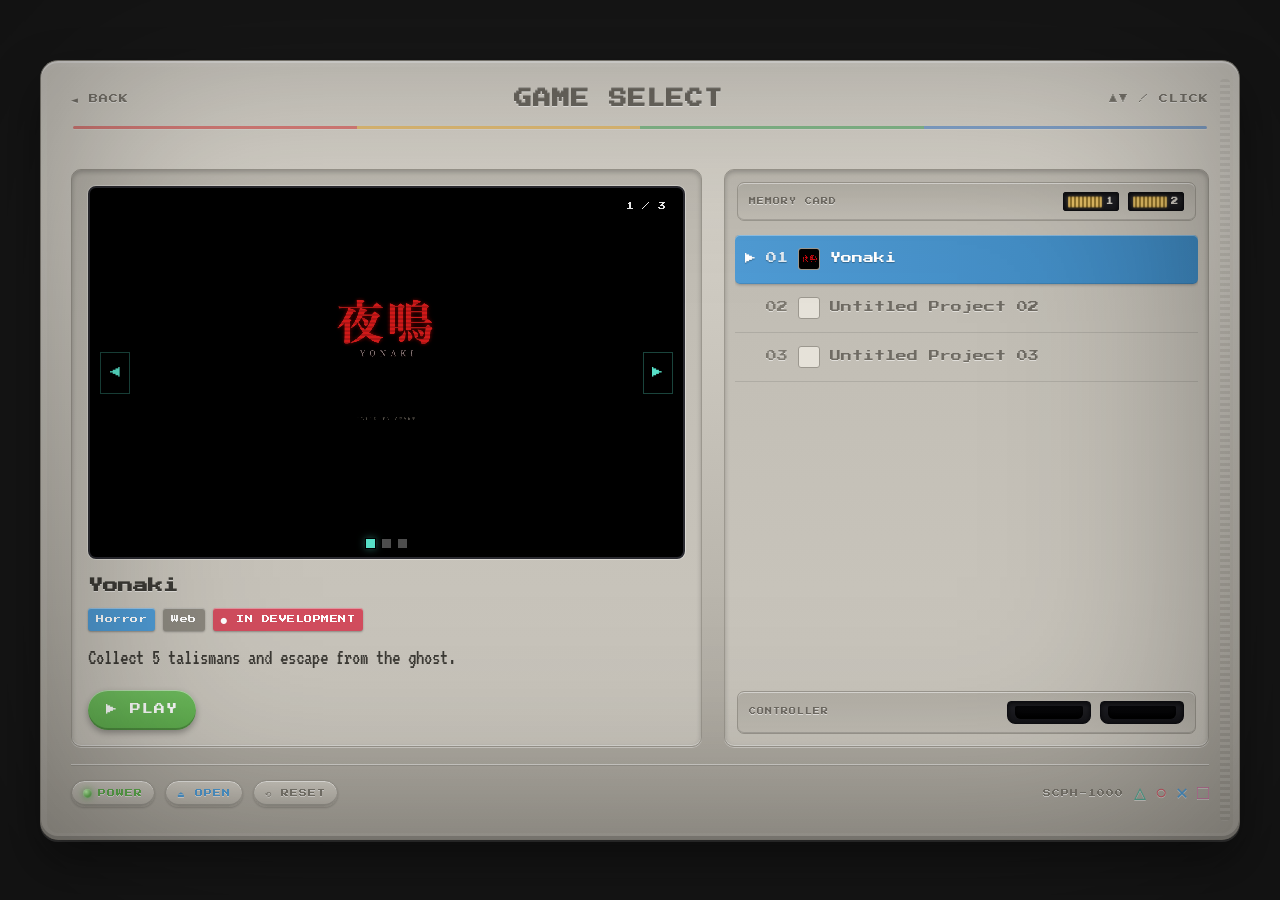
<file: games.html>
<!DOCTYPE html>
<html lang="en">
<head>
  <meta charset="UTF-8">
  <meta name="viewport" content="width=device-width, initial-scale=1.0">
  <title>Game Arcade — Huijin Kang</title>
  <meta name="description" content="A retro PS1/GBA-style picker for my games.">

  <link rel="icon" type="image/png" href="./assets/favicon.png">
  <link rel="apple-touch-icon" href="./assets/apple-touch-icon.png">

  <!-- 픽셀 폰트: 제목/리스트는 Press Start 2P, 본문은 VT323(가독성 좋은 터미널체) -->
  <link rel="preconnect" href="https://fonts.googleapis.com">
  <link rel="preconnect" href="https://fonts.gstatic.com" crossorigin>
  <link href="https://fonts.googleapis.com/css2?family=Press+Start+2P&family=VT323&display=swap" rel="stylesheet">

  <link rel="stylesheet" href="./games.css?v=14">
</head>
<body>
  <!-- CRT 스캔라인 오버레이 -->
  <div class="crt-overlay" aria-hidden="true"></div>

  <div class="arcade">
    <header class="arcade__top">
      <a class="back" href="./index.html">◄ BACK</a>
      <h1 class="arcade__title">GAME&nbsp;SELECT</h1>
      <span class="arcade__hint">▲▼ / CLICK</span>
    </header>

    <!-- PlayStation 시그니처 4색 그라데이션 구분선 -->
    <div class="ps-rule" aria-hidden="true"></div>

    <div class="arcade__grid">
      <!-- 좌: 선택된 게임의 상세(대표화면·스크린샷·장르·설명·제목) -->
      <section class="detail" id="detail" aria-live="polite"></section>

      <!-- 우: 게임 제목 리스트. 이동하면 좌측 상세가 갱신된다 -->
      <nav class="menu" aria-label="Game list">
        <!-- PS1 전면 메모리카드 슬롯 모티프 -->
        <div class="memcard" aria-hidden="true">
          <span class="memcard__label">MEMORY CARD</span>
          <span class="memcard__slots">
            <span class="memcard__slot"><span class="memcard__pins"></span><b>1</b></span>
            <span class="memcard__slot"><span class="memcard__pins"></span><b>2</b></span>
          </span>
        </div>
        <ul class="menu__list" id="game-list"></ul>

        <!-- PS1 전면 컨트롤러 포트 모티프 -->
        <div class="ports" aria-hidden="true">
          <span class="memcard__label">CONTROLLER</span>
          <span class="ports__row">
            <span class="port"></span>
            <span class="port"></span>
          </span>
        </div>
      </nav>
    </div>

    <!-- 하단 상태바: POWER LED + PS 페이스 버튼 글리프 -->
    <footer class="arcade__foot">
      <span class="ctrlbtn ctrlbtn--power">
        <span class="led" aria-hidden="true"></span>POWER
      </span>
      <span class="ctrlbtn ctrlbtn--open">⏏ OPEN</span>
      <span class="ctrlbtn ctrlbtn--reset">⟲ RESET</span>
      <span class="foot-spacer"></span>
      <span class="foot-label foot-label--mute">SCPH-1000</span>
      <span class="ps-shapes" aria-hidden="true">
        <span class="ps-shape ps-tri">△</span>
        <span class="ps-shape ps-cir">○</span>
        <span class="ps-shape ps-x">✕</span>
        <span class="ps-shape ps-sq">□</span>
      </span>
    </footer>
  </div>

  <!-- 데이터 먼저, 렌더러 다음 (data.js → app.js 와 동일 패턴) -->
  <script src="./games.js?v=8"></script>
  <script src="./games.app.js?v=8"></script>
</body>
</html>
</file>
<file: games.css>
/* ============================================================
   games.css — Sony PlayStation(SCPH-1000/5001) 콘솔 색감의 게임 셀렉트
   따뜻한 회색 플라스틱 본체 + PS 시그니처 버튼 컬러 + CRT 디스플레이.
   빌드 불필요. 픽셀 폰트(Press Start 2P) + 터미널체(VT323).
   ============================================================ */
:root {
  /* ---- PS1 플라스틱 그레이 팔레트 ---- */
  --plastic:     #c8c4bb;   /* 본체 라이트 그레이 (따뜻한 회색) */
  --plastic-hi:  #ddd9d0;   /* 윗면 하이라이트 */
  --plastic-lo:  #a8a49b;   /* 음영진 플라스틱 */
  --plastic-deep:#8c887f;   /* 깊은 음영 / 새겨진 홈 */
  --edge:        #b6b2a8;   /* 패널 외곽선 */
  --groove:      #9c988f;   /* 베벨 홈 라인 */

  --ink:         #3c3a35;   /* 본문 진한 잉크(각인 느낌) */
  --engrave:     #6f6b63;   /* 각인 라벨 그레이 */
  --dim:         #7d7970;   /* 흐린 라벨 */

  /* ---- PlayStation 시그니처 버튼 컬러 ---- */
  --ps-blue:   #4f9bd4;   /* ✕ 크로스(시안블루) — 메인 액센트 */
  --ps-red:    #d24d5e;   /* ○ 서클 */
  --ps-pink:   #c96fa0;   /* □ 스퀘어 */
  --ps-green:  #4fa893;   /* △ 트라이앵글 */
  --power:     #5fae4e;   /* POWER 각인 그린 */

  /* ---- CRT 디스플레이(스크린) ---- */
  --crt-bg:    #06060c;
  --crt-glow:  #57e0c8;

  --pixel: "Press Start 2P", system-ui, sans-serif;
  --term:  "VT323", "Courier New", monospace;
}

*, *::before, *::after { box-sizing: border-box; }

html, body { margin: 0; min-height: 100%; }

body {
  background: #1B1B1B;
  color: var(--ink);
  font-family: var(--term);
  font-size: 20px;
  line-height: 1.4;
  padding: 22px;
  display: flex;
  min-height: 100vh;
}

img { image-rendering: pixelated; }

/* ---- 아주 옅은 룸 비네트(분위기만) ---- */
.crt-overlay {
  position: fixed; inset: 0; pointer-events: none; z-index: 9999;
}
.crt-overlay::after {
  content: ""; position: absolute; inset: 0;
  box-shadow: inset 0 0 220px 60px rgba(0,0,0,0.35);
}

/* ============================================================
   콘솔 본체 (PS1 플라스틱)
   ============================================================ */
.arcade {
  position: relative;
  width: 100%;
  max-width: 1200px;
  margin: auto;
  padding: 26px 30px 32px;
  /* 위에서 빛 받는 회색 플라스틱 그라데이션 */
  background: linear-gradient(180deg, var(--plastic-hi) 0%, var(--plastic) 42%, var(--plastic-lo) 100%);
  border: 1px solid var(--plastic-deep);
  border-radius: 18px;
  box-shadow:
    inset 0 2px 0 rgba(255,255,255,.55),     /* 윗면 하이라이트 */
    inset 0 -3px 0 rgba(0,0,0,.18),          /* 아랫면 음영 */
    inset 0 0 0 6px rgba(255,255,255,.06),
    0 22px 50px rgba(0,0,0,.45),
    0 2px 0 rgba(255,255,255,.2);
}

/* 우측 방열핀(콘솔 옆면) 느낌의 결 — 장식 */
.arcade::after {
  content: ""; position: absolute; top: 18px; bottom: 18px; right: 9px; width: 10px;
  border-radius: 4px;
  background: repeating-linear-gradient(
    to bottom,
    rgba(0,0,0,.10) 0 3px,
    rgba(255,255,255,.18) 3px 6px
  );
  opacity: .5; pointer-events: none;
}

.arcade__top {
  display: flex; align-items: center; gap: 16px;
  margin-bottom: 14px; flex-wrap: wrap;
}

/* PlayStation 로고 4색 그라데이션 구분선 (빨·노·초·파) */
.ps-rule {
  height: 3px; margin: 0 2px; border-radius: 3px;
  background: linear-gradient(90deg,
    #e23b3b 0 25%, #f2b134 25% 50%, #44a85a 50% 75%, #3f7fd0 75% 100%);
  opacity: .55;
  box-shadow: 0 1px 0 rgba(255,255,255,.45);
}
.arcade__title {
  flex: 1 1 auto; margin: 0; text-align: center;
  font-family: var(--pixel); font-size: 18px; letter-spacing: 1px;
  /* 플라스틱에 각인된 듯한 음각 텍스트 */
  color: var(--engrave);
  text-shadow: 0 1px 0 rgba(255,255,255,.7), 0 -1px 0 rgba(0,0,0,.25);
}
.back, .arcade__hint {
  font-family: var(--pixel); font-size: 9px; letter-spacing: 1px;
  color: var(--dim); text-decoration: none; white-space: nowrap;
  text-shadow: 0 1px 0 rgba(255,255,255,.6);
}
.back:hover { color: var(--ps-blue); }

.arcade__grid {
  display: grid;
  grid-template-columns: 1.3fr 1fr;
  gap: 22px;
  align-items: stretch;
  margin-top: 40px;
}

/* ---- 패널 공통: 본체에 박힌 음각 플라스틱 트레이 ---- */
.detail, .menu {
  background: linear-gradient(180deg, #bfbbb2 0%, #cac6bd 100%);
  border: 1px solid var(--groove);
  border-radius: 10px;
  box-shadow:
    inset 0 2px 5px rgba(0,0,0,.22),         /* 안쪽으로 파인 음각 */
    inset 0 -1px 0 rgba(255,255,255,.5),
    0 1px 0 rgba(255,255,255,.4);
  padding: 16px;
}

/* ============================================================
   좌측: 상세 패널 — CRT 디스플레이
   ============================================================ */
.screen {
  position: relative;
  aspect-ratio: 16 / 10;
  background: var(--crt-bg);
  border: 2px solid #2a2a30;
  border-radius: 8px;
  overflow: hidden;
  display: flex; align-items: center; justify-content: center;
  /* 디스플레이는 본체에 박혀 있으므로 진한 음각 + 약한 인광 */
  box-shadow:
    inset 0 0 0 3px #1c1c20,
    inset 0 0 30px rgba(0,0,0,.85),
    inset 0 0 0 4px rgba(87,224,200,.12),
    0 0 0 1px rgba(255,255,255,.35);
}
.screen__img { width: 100%; height: 100%; object-fit: cover; display: block; }

/* 디스플레이 위에만 CRT 스캔라인 (본체에는 없음) */
.screen::after {
  content: ""; position: absolute; inset: 0; pointer-events: none; z-index: 5;
  background: repeating-linear-gradient(
    to bottom,
    rgba(0,0,0,0) 0 2px,
    rgba(0,0,0,.16) 2px 4px
  );
}

.screen--empty, .screen--coming {
  background: repeating-linear-gradient(45deg, #0c0c14 0 9px, #14141d 9px 18px);
}
.screen__text {
  font-family: var(--pixel); font-size: 14px;
  color: var(--crt-glow); text-shadow: 0 0 10px rgba(87,224,200,.6), 2px 2px 0 #000;
  animation: blink 1.1s steps(2) infinite;
}
@keyframes blink { 50% { opacity: 0; } }

/* 스크린샷 캐러셀 */
.screen__nav {
  position: absolute; top: 50%; transform: translateY(-50%); z-index: 6;
  width: 34px; height: 46px; padding: 0; cursor: pointer;
  display: flex; align-items: center; justify-content: center;
  border: 2px solid #000; background: rgba(0,0,0,.55);
  color: var(--crt-glow); font-family: var(--pixel); font-size: 11px;
  box-shadow: inset 0 0 0 1px rgba(87,224,200,.3);
}
.screen__nav:hover { background: var(--ps-blue); color: #06060c; }
.screen__nav:active { transform: translateY(-50%) scale(.94); }
.screen__nav--prev { left: 8px; }
.screen__nav--next { right: 8px; }

.screen__counter {
  position: absolute; top: 8px; right: 10px; z-index: 6;
  font-family: var(--pixel); font-size: 8px; color: #eee;
  background: rgba(0,0,0,.6); padding: 4px 6px; border: 1px solid #000;
}

.screen__dots {
  position: absolute; left: 0; right: 0; bottom: 9px; z-index: 6;
  display: flex; gap: 7px; justify-content: center;
}
.screen__dot {
  width: 9px; height: 9px; cursor: pointer;
  background: rgba(255,255,255,.3); box-shadow: 0 0 0 1px #000;
}
.screen__dot.is-on {
  background: var(--crt-glow);
  box-shadow: 0 0 0 1px #000, 0 0 8px rgba(87,224,200,.6);
}

.detail__title {
  font-family: var(--pixel); font-size: 15px; line-height: 1.5;
  color: var(--ink); text-shadow: 0 1px 0 rgba(255,255,255,.5);
  margin: 16px 0 10px;
}
.detail__meta { display: flex; flex-wrap: wrap; gap: 8px; margin-bottom: 12px; }

/* 태그 = PS 버튼 컬러 칩 */
.tag {
  font-family: var(--pixel); font-size: 8px; letter-spacing: .5px;
  color: #fff; background: var(--ps-blue);
  padding: 6px 8px; border-radius: 3px;
  box-shadow: inset 0 1px 0 rgba(255,255,255,.4), 0 1px 2px rgba(0,0,0,.3);
}
.tag--dim { background: var(--plastic-deep); color: #fff; }
.tag--wip {
  background: var(--ps-red); color: #fff;
  animation: blink 1.4s steps(2) infinite;
}

.detail__desc { color: var(--ink); font-size: 21px; margin: 0 0 18px; }

/* PLAY 버튼 = POWER 버튼 느낌의 둥근 그린 버튼 */
.play-btn {
  display: inline-block; font-family: var(--pixel); font-size: 11px;
  letter-spacing: 1px; color: #fff;
  background: linear-gradient(180deg, #6fbe5e 0%, var(--power) 100%);
  padding: 12px 18px; border-radius: 22px; text-decoration: none;
  box-shadow:
    inset 0 1px 0 rgba(255,255,255,.5),
    inset 0 -2px 0 rgba(0,0,0,.2),
    0 3px 6px rgba(0,0,0,.3);
  transition: transform .05s ease, filter .15s ease;
}
.play-btn:hover { filter: brightness(1.08); }
.play-btn:active { transform: translateY(2px); box-shadow: inset 0 2px 4px rgba(0,0,0,.3); }

/* ============================================================
   우측: 타이틀 리스트(메뉴) — 메모리카드 슬롯 느낌
   ============================================================ */
.menu {
  padding: 10px; max-height: 72vh; overflow: hidden;
  display: flex; flex-direction: column;
}
.menu__list { flex: 1 1 auto; min-height: 0; overflow-y: auto; }

/* ---- PS1 메모리카드 슬롯 모티프 ---- */
.memcard {
  display: flex; align-items: center; gap: 10px;
  margin: 2px 2px 14px; padding: 9px 11px;
  background: linear-gradient(180deg, #b4b0a7 0%, #c2beb5 100%);
  border: 1px solid var(--groove); border-radius: 7px;
  box-shadow:
    inset 0 1px 0 rgba(255,255,255,.5),
    inset 0 -1px 0 rgba(0,0,0,.14);
}
.memcard__label {
  font-family: var(--pixel); font-size: 7px; letter-spacing: 1px;
  color: var(--engrave); text-shadow: 0 1px 0 rgba(255,255,255,.6);
  white-space: nowrap;
}
.memcard__slots { display: flex; gap: 9px; margin-left: auto; }
.memcard__slot {
  position: relative;
  width: 56px; height: 19px; border-radius: 2px;
  background: linear-gradient(180deg, #26262b 0%, #17171b 100%);
  border: 1px solid #0e0e12;
  box-shadow: inset 0 2px 4px rgba(0,0,0,.7);
  display: flex; align-items: center; justify-content: flex-end;
  padding-right: 5px;
}
.memcard__slot b {
  font-family: var(--pixel); font-size: 7px; color: #cbc7be;
  position: relative; z-index: 1;
}
/* 금색 핀 컨택트 */
.memcard__pins {
  position: absolute; left: 4px; top: 50%; transform: translateY(-50%);
  width: 34px; height: 11px; border-radius: 1px;
  background: repeating-linear-gradient(90deg,
    #e3bd64 0 2px, #94762f 2px 4px);
  box-shadow: inset 0 0 2px rgba(0,0,0,.55), 0 0 3px rgba(227,189,100,.35);
}

/* ---- PS1 컨트롤러 포트 모티프 (리스트 하단 고정) ---- */
.ports {
  flex: 0 0 auto;
  display: flex; align-items: center; gap: 10px;
  margin: 14px 2px 2px; padding: 9px 11px;
  background: linear-gradient(180deg, #b4b0a7 0%, #c2beb5 100%);
  border: 1px solid var(--groove); border-radius: 7px;
  box-shadow:
    inset 0 1px 0 rgba(255,255,255,.5),
    inset 0 -1px 0 rgba(0,0,0,.14);
}
.ports__row { display: flex; gap: 9px; margin-left: auto; }
.port {
  position: relative;
  width: 84px; height: 23px;
  background: linear-gradient(180deg, #232328 0%, #141418 100%);
  border: 1px solid #0e0e12; border-radius: 4px 4px 8px 8px;
  box-shadow: inset 0 2px 5px rgba(0,0,0,.7);
}
/* 포트 안쪽 입구(키 형상) */
.port::before {
  content: ""; position: absolute; inset: 4px 7px;
  background: linear-gradient(180deg, #0a0a0d 0%, #000 100%);
  border-radius: 2px 2px 6px 6px;
  box-shadow: inset 0 0 5px rgba(0,0,0,.9);
}

.menu__list { list-style: none; margin: 0; padding: 0; }
.menu__item { margin: 0; }

.menu__btn {
  width: 100%; display: flex; align-items: center; gap: 10px;
  background: none; border: none; cursor: pointer; text-align: left;
  font-family: var(--pixel); font-size: 11px; line-height: 1.5;
  color: var(--engrave); padding: 13px 10px;
  border-bottom: 1px solid rgba(0,0,0,.10);
  text-shadow: 0 1px 0 rgba(255,255,255,.5);
}
.menu__arrow { opacity: 0; color: var(--ps-blue); }
.menu__num { color: var(--dim); }
.menu__logo {
  width: 22px; height: 22px; flex-shrink: 0; overflow: hidden;
  display: inline-flex; align-items: center; justify-content: center;
  background: #e6e2d9; border: 1px solid var(--groove); border-radius: 3px;
}
.menu__logo img { width: 100%; height: 100%; object-fit: contain; display: block; }
.menu__name { flex: 1 1 auto; }
.menu__btn:hover { color: var(--ink); }

.menu__btn.is-selected {
  color: #fff;
  background: linear-gradient(90deg, var(--ps-blue), #3d86bd);
  border-radius: 5px;
  text-shadow: 0 1px 1px rgba(0,0,0,.3);
  box-shadow: inset 0 1px 0 rgba(255,255,255,.35), 0 1px 3px rgba(0,0,0,.25);
}
.menu__btn.is-selected .menu__num { color: rgba(255,255,255,.85); }
.menu__btn.is-selected .menu__arrow {
  opacity: 1; color: #fff; animation: blink 1s steps(2) infinite;
}
.menu__empty {
  font-family: var(--pixel); font-size: 10px; color: var(--dim); padding: 18px;
}

/* ============================================================
   하단 상태바 (POWER LED + PS 페이스 버튼)
   ============================================================ */
.arcade__foot {
  display: flex; align-items: center; gap: 10px; flex-wrap: wrap;
  margin-top: 18px; padding-top: 14px;
  border-top: 1px solid rgba(0,0,0,.10);
  box-shadow: 0 -1px 0 rgba(255,255,255,.45);
}
.foot-spacer { flex: 1 1 auto; }
.foot-label {
  font-family: var(--pixel); font-size: 8px; letter-spacing: 1px;
  color: var(--engrave); text-shadow: 0 1px 0 rgba(255,255,255,.6);
}
.foot-label--mute { color: var(--dim); }

/* POWER / OPEN / RESET — 콘솔 상단 버튼 칩 */
.ctrlbtn {
  display: inline-flex; align-items: center; gap: 6px;
  font-family: var(--pixel); font-size: 8px; letter-spacing: 1px;
  padding: 7px 11px; border-radius: 16px;
  background: linear-gradient(180deg, #cdc9c0 0%, #b3afa6 100%);
  border: 1px solid var(--groove);
  box-shadow:
    inset 0 1px 0 rgba(255,255,255,.6),
    inset 0 -2px 0 rgba(0,0,0,.16),
    0 1px 2px rgba(0,0,0,.18);
  text-shadow: 0 1px 0 rgba(255,255,255,.5);
}
.ctrlbtn--power { color: var(--power); }
.ctrlbtn--open  { color: var(--ps-blue); }
.ctrlbtn--reset { color: var(--dim); }

/* 점멸하는 전원 LED */
.led {
  width: 9px; height: 9px; border-radius: 50%; flex-shrink: 0;
  background: radial-gradient(circle at 35% 30%, #c4ffb0, var(--power) 60%, #2f7a25);
  box-shadow: 0 0 7px rgba(95,174,78,.9), inset 0 0 2px rgba(255,255,255,.7);
  animation: led-pulse 2.6s ease-in-out infinite;
}
@keyframes led-pulse { 0%,100% { opacity: 1; } 50% { opacity: .4; } }

/* △ ○ ✕ □ 페이스 버튼 글리프 */
.ps-shapes { display: inline-flex; gap: 9px; align-items: center; }
.ps-shape {
  font-family: var(--term); font-size: 20px; line-height: 1;
  text-shadow: 0 1px 0 rgba(255,255,255,.5);
  transition: transform .12s ease;
}
.ps-shapes:hover .ps-shape { transform: translateY(-1px); }
.ps-tri { color: var(--ps-green); }
.ps-cir { color: var(--ps-red); }
.ps-x   { color: var(--ps-blue); }
.ps-sq  { color: var(--ps-pink); }

/* ============================================================
   포커스 / 모션 / 반응형
   ============================================================ */
:focus-visible { outline: 2px solid var(--ps-blue); outline-offset: 2px; }

@media (prefers-reduced-motion: reduce) {
  *, *::before, *::after { animation: none !important; transition: none !important; }
}

@media (max-width: 720px) {
  body { font-size: 18px; padding: 12px; }
  .arcade { padding: 16px; border-radius: 14px; }
  .arcade::after { display: none; }
  .arcade__grid { grid-template-columns: 1fr; margin-top: 28px; }
  .menu { max-height: none; }
  .arcade__title { font-size: 13px; }
  .detail__title { font-size: 13px; }
  .detail__desc { font-size: 19px; }
  .memcard__slot { width: 44px; }
  .memcard__pins { width: 26px; }
  .port { width: 66px; }
}
</file>
